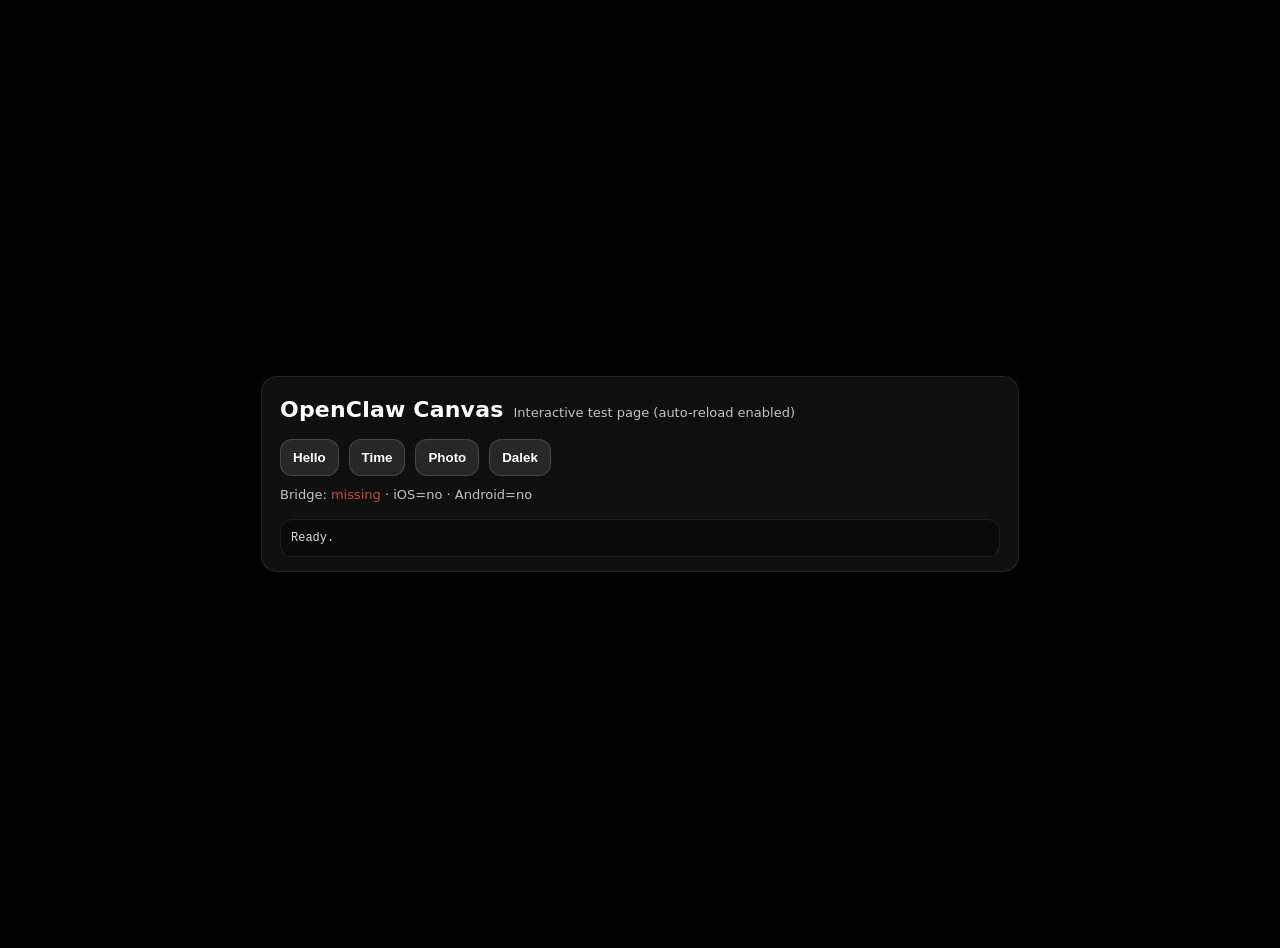
<file: canvas/index.html>
<!doctype html>
<meta charset="utf-8" />
<meta name="viewport" content="width=device-width, initial-scale=1" />
<title>OpenClaw Canvas</title>
<style>
  html, body { height: 100%; margin: 0; background: #000; color: #fff; font: 16px/1.4 -apple-system, BlinkMacSystemFont, system-ui, Segoe UI, Roboto, Helvetica, Arial, sans-serif; }
  .wrap { min-height: 100%; display: grid; place-items: center; padding: 24px; }
  .card { width: min(720px, 100%); background: rgba(255,255,255,0.06); border: 1px solid rgba(255,255,255,0.10); border-radius: 16px; padding: 18px 18px 14px; }
  .title { display: flex; align-items: baseline; gap: 10px; }
  h1 { margin: 0; font-size: 22px; letter-spacing: 0.2px; }
  .sub { opacity: 0.75; font-size: 13px; }
  .row { display: flex; gap: 10px; flex-wrap: wrap; margin-top: 14px; }
  button { appearance: none; border: 1px solid rgba(255,255,255,0.14); background: rgba(255,255,255,0.10); color: #fff; padding: 10px 12px; border-radius: 12px; font-weight: 600; cursor: pointer; }
  button:active { transform: translateY(1px); }
  .ok { color: #24e08a; }
  .bad { color: #ff5c5c; }
  .log { margin-top: 14px; opacity: 0.85; font: 12px/1.4 ui-monospace, SFMono-Regular, Menlo, Monaco, Consolas, "Liberation Mono", monospace; white-space: pre-wrap; background: rgba(0,0,0,0.35); border: 1px solid rgba(255,255,255,0.08); padding: 10px; border-radius: 12px; }
</style>
<div class="wrap">
  <div class="card">
    <div class="title">
      <h1>OpenClaw Canvas</h1>
      <div class="sub">Interactive test page (auto-reload enabled)</div>
    </div>

    <div class="row">
      <button id="btn-hello">Hello</button>
      <button id="btn-time">Time</button>
      <button id="btn-photo">Photo</button>
      <button id="btn-dalek">Dalek</button>
    </div>

    <div id="status" class="sub" style="margin-top: 10px;"></div>
    <div id="log" class="log">Ready.</div>
  </div>
</div>
<script>
(() => {
  const logEl = document.getElementById("log");
  const statusEl = document.getElementById("status");
  const log = (msg) => { logEl.textContent = String(msg); };

  const hasIOS = () =>
    !!(
      window.webkit &&
      window.webkit.messageHandlers &&
      window.webkit.messageHandlers.openclawCanvasA2UIAction
    );
  const hasAndroid = () =>
    !!(
      (window.openclawCanvasA2UIAction &&
        typeof window.openclawCanvasA2UIAction.postMessage === "function")
    );
  const hasHelper = () => typeof window.openclawSendUserAction === "function";
  statusEl.innerHTML =
    "Bridge: " +
    (hasHelper() ? "<span class='ok'>ready</span>" : "<span class='bad'>missing</span>") +
    " · iOS=" + (hasIOS() ? "yes" : "no") +
    " · Android=" + (hasAndroid() ? "yes" : "no");

  const onStatus = (ev) => {
    const d = ev && ev.detail || {};
    log("Action status: id=" + (d.id || "?") + " ok=" + String(!!d.ok) + (d.error ? (" error=" + d.error) : ""));
  };
  window.addEventListener("openclaw:a2ui-action-status", onStatus);

  function send(name, sourceComponentId) {
    if (!hasHelper()) {
      log("No action bridge found. Ensure you're viewing this on an iOS/Android OpenClaw node canvas.");
      return;
    }
    const sendUserAction =
      typeof window.openclawSendUserAction === "function"
        ? window.openclawSendUserAction
        : undefined;
    const ok = sendUserAction({
      name,
      surfaceId: "main",
      sourceComponentId,
      context: { t: Date.now() },
    });
    log(ok ? ("Sent action: " + name) : ("Failed to send action: " + name));
  }

  document.getElementById("btn-hello").onclick = () => send("hello", "demo.hello");
  document.getElementById("btn-time").onclick = () => send("time", "demo.time");
  document.getElementById("btn-photo").onclick = () => send("photo", "demo.photo");
  document.getElementById("btn-dalek").onclick = () => send("dalek", "demo.dalek");
})();
</script>
</file>
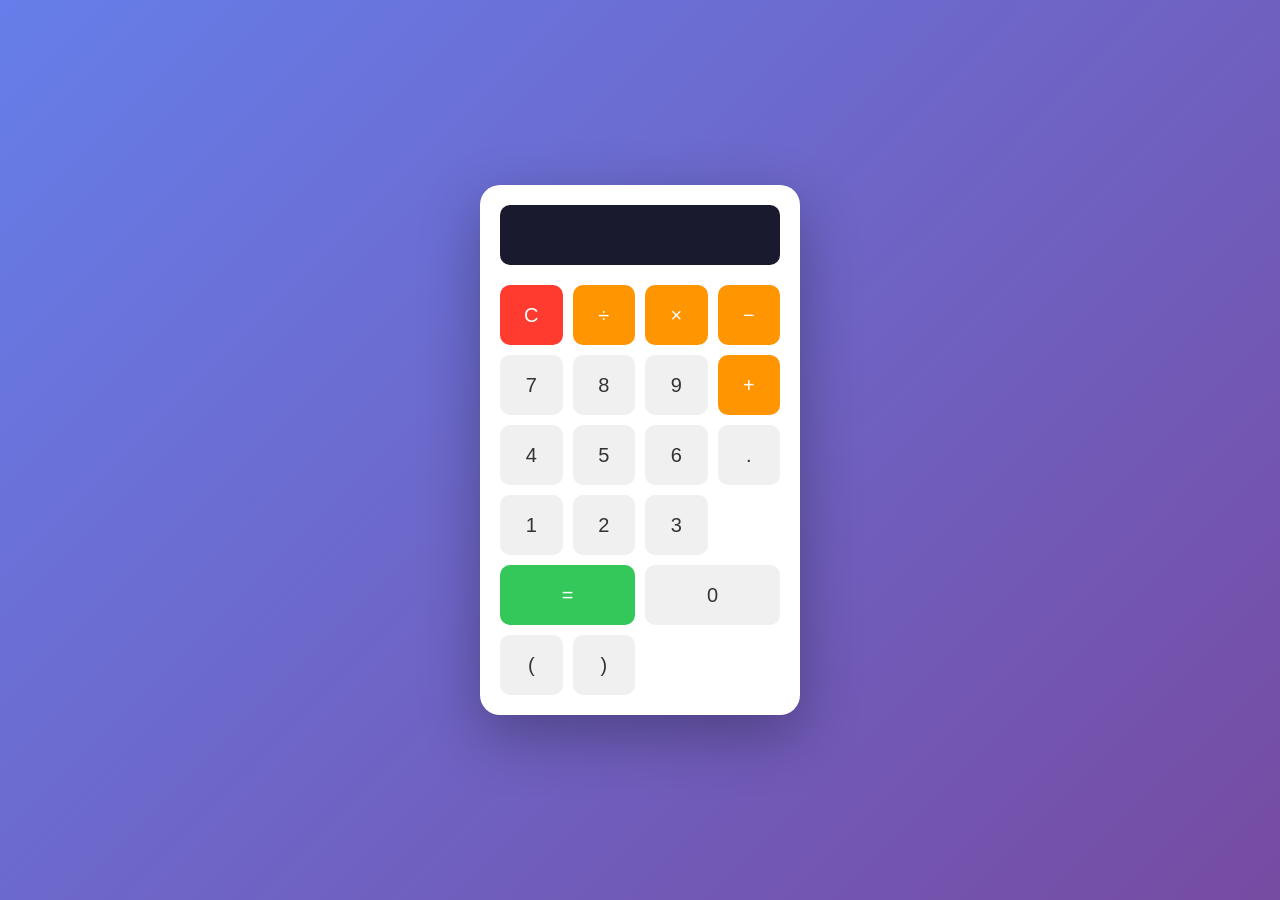
<file: workspace/templates/index.html>
<!DOCTYPE html>
<html lang="en">
<head>
    <meta charset="UTF-8">
    <meta name="viewport" content="width=device-width, initial-scale=1.0">
    <title>Web Calculator</title>
    <style>
        * {
            box-sizing: border-box;
            margin: 0;
            padding: 0;
        }
        body {
            font-family: -apple-system, BlinkMacSystemFont, 'Segoe UI', Roboto, sans-serif;
            display: flex;
            justify-content: center;
            align-items: center;
            min-height: 100vh;
            background: linear-gradient(135deg, #667eea 0%, #764ba2 100%);
        }
        .calculator {
            background: white;
            border-radius: 20px;
            box-shadow: 0 20px 60px rgba(0,0,0,0.3);
            width: 320px;
            padding: 20px;
        }
        #display {
            width: 100%;
            height: 60px;
            border: none;
            background: #1a1a2e;
            color: white;
            font-size: 32px;
            text-align: right;
            padding: 10px 20px;
            border-radius: 10px;
            margin-bottom: 20px;
        }
        .buttons {
            display: grid;
            grid-template-columns: repeat(4, 1fr);
            gap: 10px;
        }
        button {
            height: 60px;
            border: none;
            border-radius: 10px;
            font-size: 20px;
            cursor: pointer;
            transition: all 0.2s;
        }
        button:active {
            transform: scale(0.95);
        }
        .number {
            background: #f0f0f0;
            color: #333;
        }
        .number:hover {
            background: #e0e0e0;
        }
        .operator {
            background: #ff9500;
            color: white;
        }
        .operator:hover {
            background: #e08900;
        }
        .equals {
            background: #34c759;
            color: white;
            grid-column: span 2;
        }
        .equals:hover {
            background: #2db150;
        }
        .clear {
            background: #ff3b30;
            color: white;
        }
        .clear:hover {
            background: #e0352c;
        }
    </style>
</head>
<body>
    <div class="calculator">
        <input type="text" id="display" readonly>
        <div class="buttons">
            <button class="clear" onclick="clearDisplay()">C</button>
            <button class="operator" onclick="append('/')">÷</button>
            <button class="operator" onclick="append('*')">×</button>
            <button class="operator" onclick="append('-')">−</button>
            
            <button class="number" onclick="append('7')">7</button>
            <button class="number" onclick="append('8')">8</button>
            <button class="number" onclick="append('9')">9</button>
            <button class="operator" onclick="append('+')">+</button>
            
            <button class="number" onclick="append('4')">4</button>
            <button class="number" onclick="append('5')">5</button>
            <button class="number" onclick="append('6')">6</button>
            <button class="number" onclick="append('.')">.</button>
            
            <button class="number" onclick="append('1')">1</button>
            <button class="number" onclick="append('2')">2</button>
            <button class="number" onclick="append('3')">3</button>
            <button class="equals" onclick="calculate()">=</button>
            
            <button class="number" onclick="append('0')" style="grid-column: span 2;">0</button>
            <button class="number" onclick="append('(')">(</button>
            <button class="number" onclick="append(')')">)</button>
        </div>
    </div>

    <script>
        const display = document.getElementById('display');

        function append(value) {
            display.value += value;
        }

        function clearDisplay() {
            display.value = '';
        }

        async function calculate() {
            const expression = display.value;
            if (!expression) return;

            try {
                const response = await fetch('/calculate', {
                    method: 'POST',
                    headers: {'Content-Type': 'application/json'},
                    body: JSON.stringify({expression})
                });
                const data = await response.json();
                
                if (data.error) {
                    display.value = data.error;
                } else {
                    display.value = data.result;
                }
            } catch (e) {
                display.value = 'Error';
            }
        }
    </script>
</body>
</html>
</file>
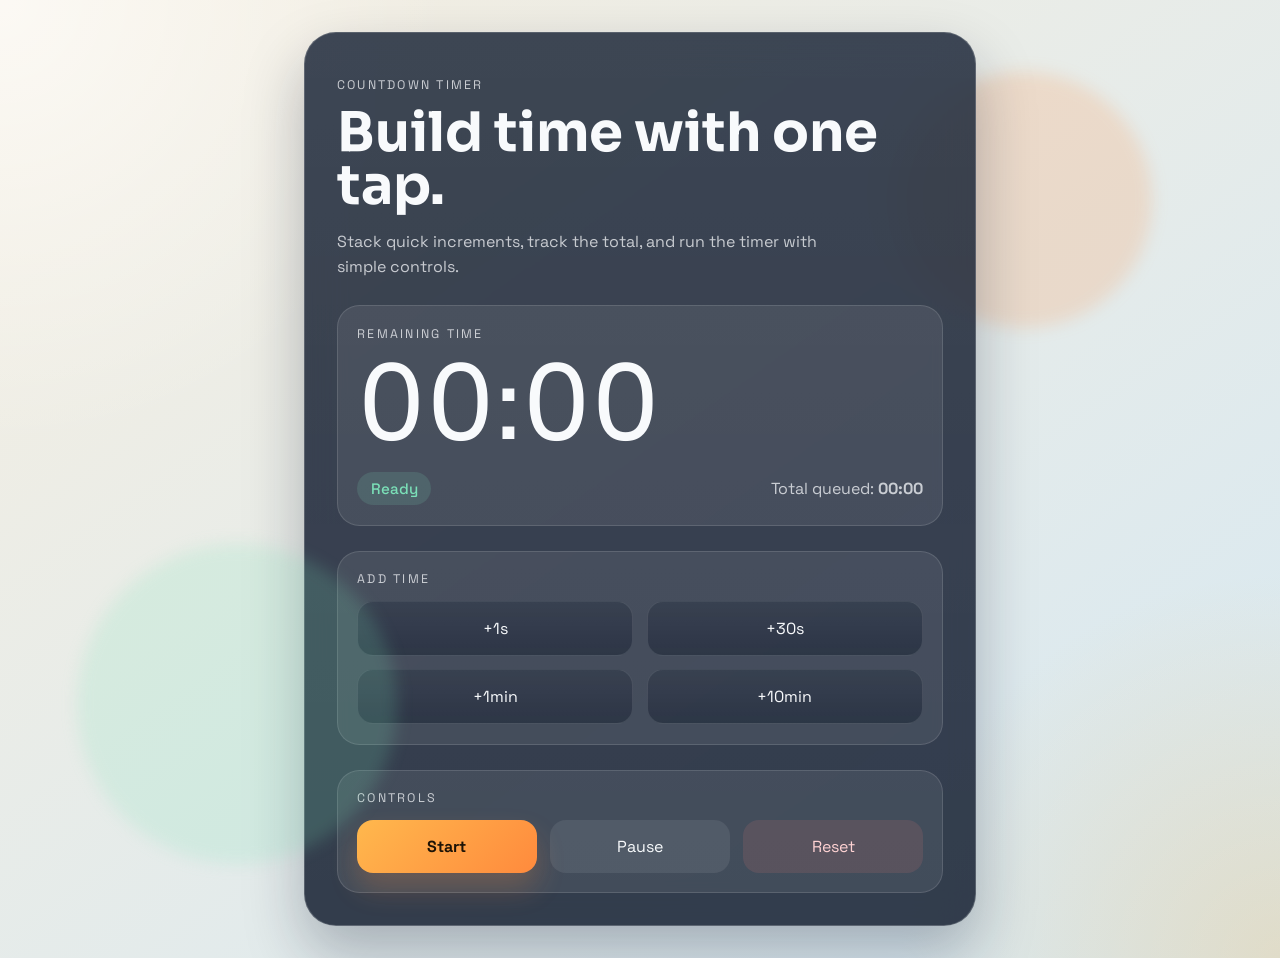
<file: workspace/timer/index.html>
<!DOCTYPE html>
<html lang="en">
  <head>
    <meta charset="UTF-8" />
    <meta name="viewport" content="width=device-width, initial-scale=1.0" />
    <title>Countdown Timer</title>
    <link rel="preconnect" href="https://fonts.googleapis.com" />
    <link rel="preconnect" href="https://fonts.gstatic.com" crossorigin />
    <link
      href="https://fonts.googleapis.com/css2?family=Space+Grotesk:wght@400;500;700&family=Sora:wght@600;700&display=swap"
      rel="stylesheet"
    />
    <link rel="stylesheet" href="styles.css" />
  </head>
  <body>
    <main class="app-shell">
      <section class="timer-card">
        <p class="eyebrow">Countdown Timer</p>
        <h1>Build time with one tap.</h1>
        <p class="subtitle">
          Stack quick increments, track the total, and run the timer with simple controls.
        </p>

        <div class="display-panel">
          <div class="display-label">Remaining Time</div>
          <div class="time-display" id="time-display" aria-live="polite">00:00</div>
          <div class="status-row">
            <span class="status-pill" id="status-pill">Ready</span>
            <span class="total-time">Total queued: <strong id="total-display">00:00</strong></span>
          </div>
        </div>

        <div class="control-group">
          <div class="group-label">Add Time</div>
          <div class="button-grid">
            <button class="preset-button" data-seconds="1">+1s</button>
            <button class="preset-button" data-seconds="30">+30s</button>
            <button class="preset-button" data-seconds="60">+1min</button>
            <button class="preset-button" data-seconds="600">+10min</button>
          </div>
        </div>

        <div class="control-group">
          <div class="group-label">Controls</div>
          <div class="action-row">
            <button class="action-button primary" id="start-button">Start</button>
            <button class="action-button" id="pause-button">Pause</button>
            <button class="action-button danger" id="reset-button">Reset</button>
          </div>
        </div>
      </section>
    </main>

    <script src="script.js"></script>
  </body>
</html>
</file>
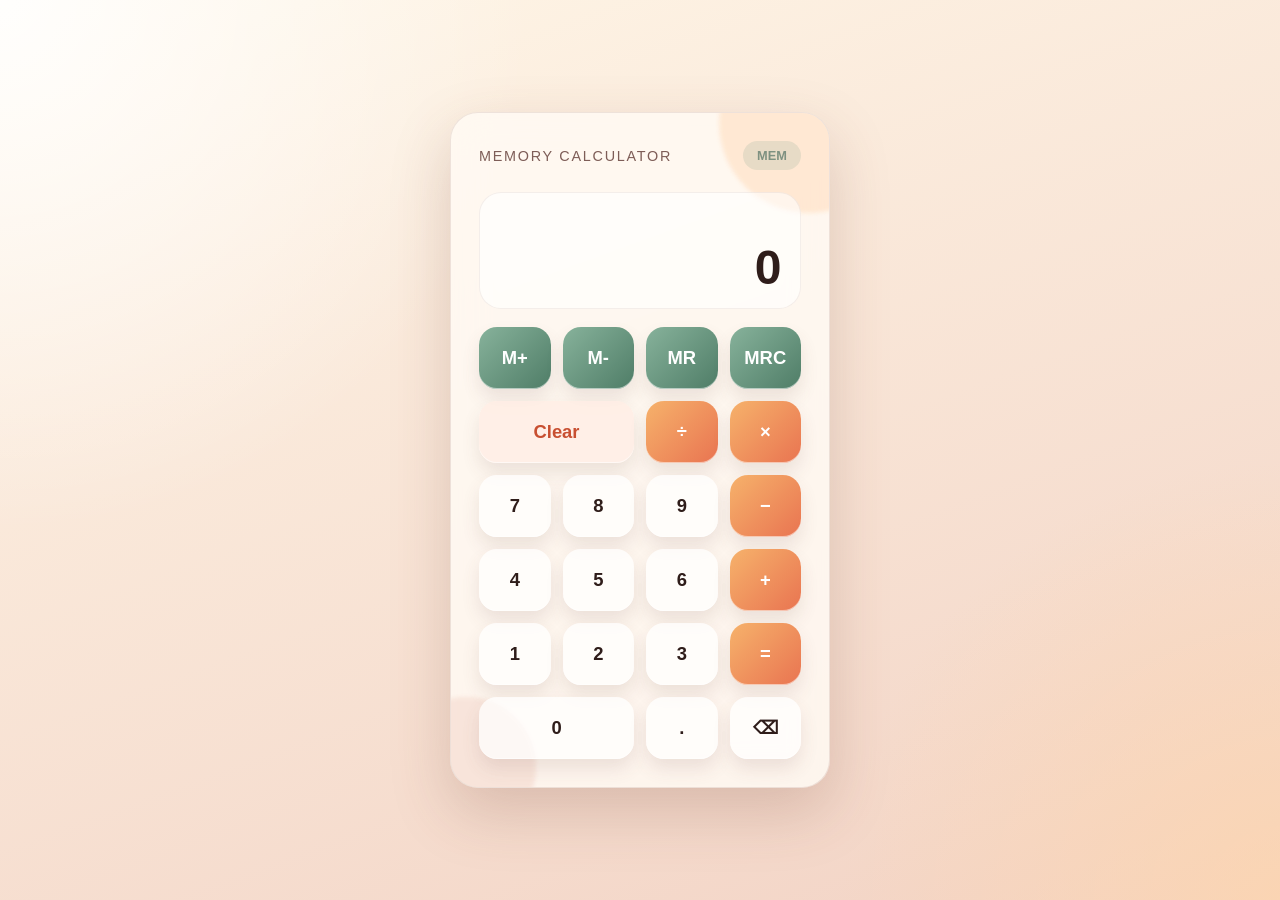
<file: workspace/calculator.html>
<!DOCTYPE html>
<html lang="en">
<head>
  <meta charset="UTF-8">
  <meta name="viewport" content="width=device-width, initial-scale=1.0">
  <title>Memory Calculator</title>
  <style>
    :root {
      --bg-top: #fff7e8;
      --bg-bottom: #f2d2c4;
      --panel: rgba(255, 250, 244, 0.82);
      --panel-border: rgba(113, 71, 58, 0.12);
      --display: #2f1d1a;
      --text-soft: #7e5d57;
      --accent: #e97451;
      --accent-strong: #c84f31;
      --memory: #3f7d6a;
      --btn-main: rgba(255, 255, 255, 0.72);
      --btn-operator: linear-gradient(135deg, #f6b26b, #e97451);
      --btn-memory: linear-gradient(135deg, #87b29b, #4f7d67);
      --shadow: 0 24px 60px rgba(117, 67, 53, 0.22);
      --font-display: "Avenir Next", "Segoe UI", sans-serif;
    }

    * {
      box-sizing: border-box;
    }

    body {
      margin: 0;
      min-height: 100vh;
      display: grid;
      place-items: center;
      padding: 24px;
      font-family: var(--font-display);
      background:
        radial-gradient(circle at top left, rgba(255, 255, 255, 0.9), transparent 34%),
        radial-gradient(circle at bottom right, rgba(255, 214, 170, 0.65), transparent 28%),
        linear-gradient(160deg, var(--bg-top), var(--bg-bottom));
      color: var(--display);
    }

    .calculator-shell {
      position: relative;
      width: min(100%, 380px);
      padding: 28px;
      border: 1px solid var(--panel-border);
      border-radius: 28px;
      background: var(--panel);
      backdrop-filter: blur(18px);
      box-shadow: var(--shadow);
      overflow: hidden;
    }

    .calculator-shell::before,
    .calculator-shell::after {
      content: "";
      position: absolute;
      border-radius: 999px;
      filter: blur(2px);
      opacity: 0.7;
      pointer-events: none;
    }

    .calculator-shell::before {
      width: 180px;
      height: 180px;
      top: -80px;
      right: -70px;
      background: rgba(255, 196, 142, 0.42);
    }

    .calculator-shell::after {
      width: 140px;
      height: 140px;
      left: -55px;
      bottom: -50px;
      background: rgba(200, 79, 49, 0.14);
    }

    .header {
      position: relative;
      display: flex;
      justify-content: space-between;
      align-items: center;
      margin-bottom: 22px;
      z-index: 1;
    }

    .title {
      font-size: 0.9rem;
      letter-spacing: 0.12em;
      text-transform: uppercase;
      color: var(--text-soft);
    }

    .memory-pill {
      min-width: 58px;
      padding: 7px 12px;
      border-radius: 999px;
      background: rgba(63, 125, 106, 0.12);
      color: rgba(40, 84, 71, 0.55);
      font-size: 0.8rem;
      font-weight: 700;
      text-align: center;
      transition: 160ms ease;
    }

    .memory-pill.active {
      background: rgba(63, 125, 106, 0.18);
      color: var(--memory);
      box-shadow: inset 0 0 0 1px rgba(63, 125, 106, 0.12);
    }

    .display-wrap {
      position: relative;
      z-index: 1;
      margin-bottom: 18px;
      padding: 18px 18px 14px;
      border-radius: 22px;
      background: rgba(255, 255, 255, 0.58);
      box-shadow: inset 0 0 0 1px rgba(113, 71, 58, 0.08);
    }

    .expression {
      min-height: 22px;
      font-size: 0.95rem;
      color: var(--text-soft);
      text-align: right;
      word-break: break-all;
    }

    .display {
      margin-top: 8px;
      font-size: clamp(2.1rem, 5vw, 3rem);
      font-weight: 700;
      letter-spacing: 0.03em;
      text-align: right;
      color: var(--display);
      word-break: break-all;
    }

    .button-grid {
      position: relative;
      z-index: 1;
      display: grid;
      grid-template-columns: repeat(4, 1fr);
      gap: 12px;
    }

    button {
      border: 0;
      border-radius: 18px;
      min-height: 62px;
      font: inherit;
      font-size: 1.15rem;
      font-weight: 700;
      color: var(--display);
      background: var(--btn-main);
      box-shadow:
        inset 0 -1px 0 rgba(255, 255, 255, 0.55),
        0 10px 18px rgba(111, 75, 66, 0.12);
      cursor: pointer;
      transition: transform 120ms ease, box-shadow 120ms ease, filter 120ms ease;
    }

    button:hover {
      transform: translateY(-1px);
      box-shadow:
        inset 0 -1px 0 rgba(255, 255, 255, 0.55),
        0 14px 24px rgba(111, 75, 66, 0.15);
      filter: saturate(1.03);
    }

    button:active {
      transform: translateY(1px) scale(0.99);
    }

    .memory-btn {
      background: var(--btn-memory);
      color: #fff;
    }

    .operator-btn,
    .equals-btn {
      background: var(--btn-operator);
      color: #fff;
    }

    .wide {
      grid-column: span 2;
    }

    .clear-btn {
      background: rgba(255, 238, 229, 0.9);
      color: var(--accent-strong);
    }

    @media (max-width: 420px) {
      .calculator-shell {
        padding: 20px;
        border-radius: 24px;
      }

      button {
        min-height: 58px;
        border-radius: 16px;
      }
    }
  </style>
</head>
<body>
  <main class="calculator-shell">
    <div class="header">
      <div class="title">Memory Calculator</div>
      <div id="memoryIndicator" class="memory-pill">MEM</div>
    </div>

    <section class="display-wrap" aria-label="Calculator display">
      <div id="expression" class="expression"></div>
      <div id="display" class="display">0</div>
    </section>

    <section class="button-grid">
      <button class="memory-btn" data-action="m-plus">M+</button>
      <button class="memory-btn" data-action="m-minus">M-</button>
      <button class="memory-btn" data-action="mr">MR</button>
      <button class="memory-btn" data-action="mrc">MRC</button>

      <button class="clear-btn wide" data-action="clear">Clear</button>
      <button class="operator-btn" data-action="operator" data-value="÷">÷</button>
      <button class="operator-btn" data-action="operator" data-value="×">×</button>

      <button data-action="digit" data-value="7">7</button>
      <button data-action="digit" data-value="8">8</button>
      <button data-action="digit" data-value="9">9</button>
      <button class="operator-btn" data-action="operator" data-value="-">−</button>

      <button data-action="digit" data-value="4">4</button>
      <button data-action="digit" data-value="5">5</button>
      <button data-action="digit" data-value="6">6</button>
      <button class="operator-btn" data-action="operator" data-value="+">+</button>

      <button data-action="digit" data-value="1">1</button>
      <button data-action="digit" data-value="2">2</button>
      <button data-action="digit" data-value="3">3</button>
      <button class="equals-btn" data-action="equals">=</button>

      <button class="wide" data-action="digit" data-value="0">0</button>
      <button data-action="decimal">.</button>
      <button data-action="backspace">⌫</button>
    </section>
  </main>

  <script>
    const displayEl = document.getElementById("display");
    const expressionEl = document.getElementById("expression");
    const memoryIndicatorEl = document.getElementById("memoryIndicator");
    const buttonGrid = document.querySelector(".button-grid");

    const state = {
      displayValue: "0",
      firstOperand: null,
      operator: null,
      waitingForSecondOperand: false,
      memoryValue: 0
    };

    const formatNumber = (value) => {
      if (!Number.isFinite(value)) {
        return "Error";
      }

      const rounded = Math.abs(value) < 1e12 ? Number(value.toFixed(10)) : value;
      return String(rounded);
    };

    const updateScreen = () => {
      displayEl.textContent = state.displayValue;
      expressionEl.textContent =
        state.firstOperand !== null && state.operator
          ? `${formatNumber(state.firstOperand)} ${state.operator}`
          : "";
      memoryIndicatorEl.classList.toggle("active", state.memoryValue !== 0);
      memoryIndicatorEl.textContent =
        state.memoryValue !== 0 ? `MEM ${formatNumber(state.memoryValue)}` : "MEM";
    };

    const inputDigit = (digit) => {
      if (state.waitingForSecondOperand) {
        state.displayValue = digit;
        state.waitingForSecondOperand = false;
        return;
      }

      state.displayValue =
        state.displayValue === "0" ? digit : state.displayValue + digit;
    };

    const inputDecimal = () => {
      if (state.waitingForSecondOperand) {
        state.displayValue = "0.";
        state.waitingForSecondOperand = false;
        return;
      }

      if (!state.displayValue.includes(".")) {
        state.displayValue += ".";
      }
    };

    const calculate = (first, second, operator) => {
      switch (operator) {
        case "+":
          return first + second;
        case "-":
          return first - second;
        case "×":
          return first * second;
        case "÷":
          return second === 0 ? NaN : first / second;
        default:
          return second;
      }
    };

    const handleOperator = (nextOperator) => {
      const inputValue = Number(state.displayValue);

      if (state.operator && !state.waitingForSecondOperand) {
        const result = calculate(state.firstOperand, inputValue, state.operator);
        state.displayValue = formatNumber(result);
        state.firstOperand = result;
      } else if (state.firstOperand === null) {
        state.firstOperand = inputValue;
      }

      state.operator = nextOperator;
      state.waitingForSecondOperand = true;
    };

    const handleEquals = () => {
      if (state.operator === null || state.waitingForSecondOperand) {
        return;
      }

      const secondOperand = Number(state.displayValue);
      const result = calculate(state.firstOperand, secondOperand, state.operator);
      state.displayValue = formatNumber(result);
      state.firstOperand = null;
      state.operator = null;
      state.waitingForSecondOperand = false;
      expressionEl.textContent = "";
    };

    const clearCalculator = () => {
      state.displayValue = "0";
      state.firstOperand = null;
      state.operator = null;
      state.waitingForSecondOperand = false;
    };

    const backspace = () => {
      if (state.waitingForSecondOperand) {
        return;
      }

      state.displayValue =
        state.displayValue.length > 1 ? state.displayValue.slice(0, -1) : "0";
    };

    const getCurrentValue = () => {
      const parsed = Number(state.displayValue);
      return Number.isFinite(parsed) ? parsed : 0;
    };

    const applyMemoryAction = (action) => {
      const currentValue = getCurrentValue();

      switch (action) {
        case "m-plus":
          state.memoryValue += currentValue;
          break;
        case "m-minus":
          state.memoryValue -= currentValue;
          break;
        case "mr":
          state.displayValue = formatNumber(state.memoryValue);
          state.waitingForSecondOperand = false;
          break;
        case "mrc":
          state.memoryValue = 0;
          break;
        default:
          break;
      }
    };

    buttonGrid.addEventListener("click", (event) => {
      const button = event.target.closest("button");
      if (!button) {
        return;
      }

      const { action, value } = button.dataset;

      if (action === "digit") {
        inputDigit(value);
      }

      if (action === "decimal") {
        inputDecimal();
      }

      if (action === "operator") {
        handleOperator(value);
      }

      if (action === "equals") {
        handleEquals();
      }

      if (action === "clear") {
        clearCalculator();
      }

      if (action === "backspace") {
        backspace();
      }

      if (action && action.startsWith("m")) {
        applyMemoryAction(action);
      }

      updateScreen();
    });

    updateScreen();
  </script>
</body>
</html>
</file>
<file: workspace/timer/styles.css>
:root {
  color-scheme: light;
  --bg-top: #f6efe1;
  --bg-bottom: #d6e8f2;
  --card-bg: rgba(12, 23, 42, 0.84);
  --card-border: rgba(255, 255, 255, 0.18);
  --panel-bg: rgba(255, 255, 255, 0.08);
  --panel-border: rgba(255, 255, 255, 0.12);
  --text-main: #f8fafc;
  --text-muted: rgba(248, 250, 252, 0.74);
  --accent: #ffb84d;
  --accent-strong: #ff8a3d;
  --accent-soft: rgba(255, 184, 77, 0.2);
  --success: #7be0b8;
  --danger: #ff7d7d;
  --shadow: 0 28px 60px rgba(15, 23, 42, 0.28);
}

* {
  box-sizing: border-box;
}

body {
  margin: 0;
  min-height: 100vh;
  font-family: "Space Grotesk", sans-serif;
  color: var(--text-main);
  background:
    radial-gradient(circle at top left, rgba(255, 255, 255, 0.65), transparent 28%),
    radial-gradient(circle at bottom right, rgba(255, 184, 77, 0.25), transparent 24%),
    linear-gradient(145deg, var(--bg-top), var(--bg-bottom));
}

body::before,
body::after {
  content: "";
  position: fixed;
  inset: auto;
  border-radius: 999px;
  filter: blur(8px);
  pointer-events: none;
}

body::before {
  width: 16rem;
  height: 16rem;
  top: 8%;
  right: 10%;
  background: rgba(255, 138, 61, 0.18);
}

body::after {
  width: 20rem;
  height: 20rem;
  bottom: 4%;
  left: 6%;
  background: rgba(123, 224, 184, 0.18);
}

.app-shell {
  min-height: 100vh;
  display: grid;
  place-items: center;
  padding: 2rem;
}

.timer-card {
  width: min(100%, 42rem);
  padding: 2rem;
  border: 1px solid var(--card-border);
  border-radius: 2rem;
  background:
    linear-gradient(180deg, rgba(255, 255, 255, 0.06), rgba(255, 255, 255, 0.02)),
    var(--card-bg);
  box-shadow: var(--shadow);
  backdrop-filter: blur(18px);
}

.eyebrow,
.group-label,
.display-label {
  text-transform: uppercase;
  letter-spacing: 0.18em;
  font-size: 0.78rem;
  color: var(--text-muted);
}

h1 {
  margin: 0.75rem 0 0;
  font-family: "Sora", sans-serif;
  font-size: clamp(2rem, 6vw, 3.4rem);
  line-height: 0.98;
}

.subtitle {
  margin: 1rem 0 0;
  max-width: 32rem;
  color: var(--text-muted);
  font-size: 1rem;
  line-height: 1.6;
}

.display-panel,
.control-group {
  margin-top: 1.6rem;
  padding: 1.2rem;
  border: 1px solid var(--panel-border);
  border-radius: 1.4rem;
  background: var(--panel-bg);
}

.time-display {
  margin-top: 0.75rem;
  font-family: "Sora", sans-serif;
  font-size: clamp(3.5rem, 12vw, 6.4rem);
  line-height: 1;
  font-variant-numeric: tabular-nums;
}

.status-row {
  margin-top: 1rem;
  display: flex;
  align-items: center;
  justify-content: space-between;
  gap: 1rem;
  flex-wrap: wrap;
}

.status-pill {
  display: inline-flex;
  align-items: center;
  padding: 0.45rem 0.85rem;
  border-radius: 999px;
  background: rgba(123, 224, 184, 0.14);
  color: var(--success);
  font-size: 0.95rem;
  font-weight: 500;
}

.total-time {
  color: var(--text-muted);
}

.button-grid,
.action-row {
  margin-top: 0.85rem;
  display: grid;
  gap: 0.85rem;
}

.button-grid {
  grid-template-columns: repeat(2, minmax(0, 1fr));
}

.action-row {
  grid-template-columns: repeat(3, minmax(0, 1fr));
}

button {
  appearance: none;
  border: none;
  cursor: pointer;
  font: inherit;
  transition:
    transform 180ms ease,
    box-shadow 180ms ease,
    background 180ms ease,
    border-color 180ms ease;
}

button:hover {
  transform: translateY(-2px);
}

button:active {
  transform: translateY(0);
}

.preset-button,
.action-button {
  padding: 1rem 1.1rem;
  border-radius: 1rem;
  color: var(--text-main);
}

.preset-button {
  border: 1px solid rgba(255, 255, 255, 0.1);
  background:
    linear-gradient(180deg, rgba(255, 255, 255, 0.08), rgba(255, 255, 255, 0.03)),
    rgba(13, 24, 43, 0.54);
}

.preset-button:hover {
  box-shadow: 0 10px 24px rgba(0, 0, 0, 0.18);
  border-color: rgba(255, 184, 77, 0.45);
}

.action-button {
  background: rgba(255, 255, 255, 0.08);
}

.action-button.primary {
  background: linear-gradient(135deg, var(--accent), var(--accent-strong));
  color: #1d1306;
  font-weight: 700;
  box-shadow: 0 16px 28px rgba(255, 138, 61, 0.22);
}

.action-button.danger {
  background: rgba(255, 125, 125, 0.12);
  color: #ffd3d3;
}

button:focus-visible {
  outline: 3px solid var(--accent-soft);
  outline-offset: 3px;
}

@media (max-width: 640px) {
  .app-shell {
    padding: 1rem;
  }

  .timer-card {
    padding: 1.3rem;
    border-radius: 1.4rem;
  }

  .button-grid,
  .action-row {
    grid-template-columns: 1fr;
  }
}
</file>
